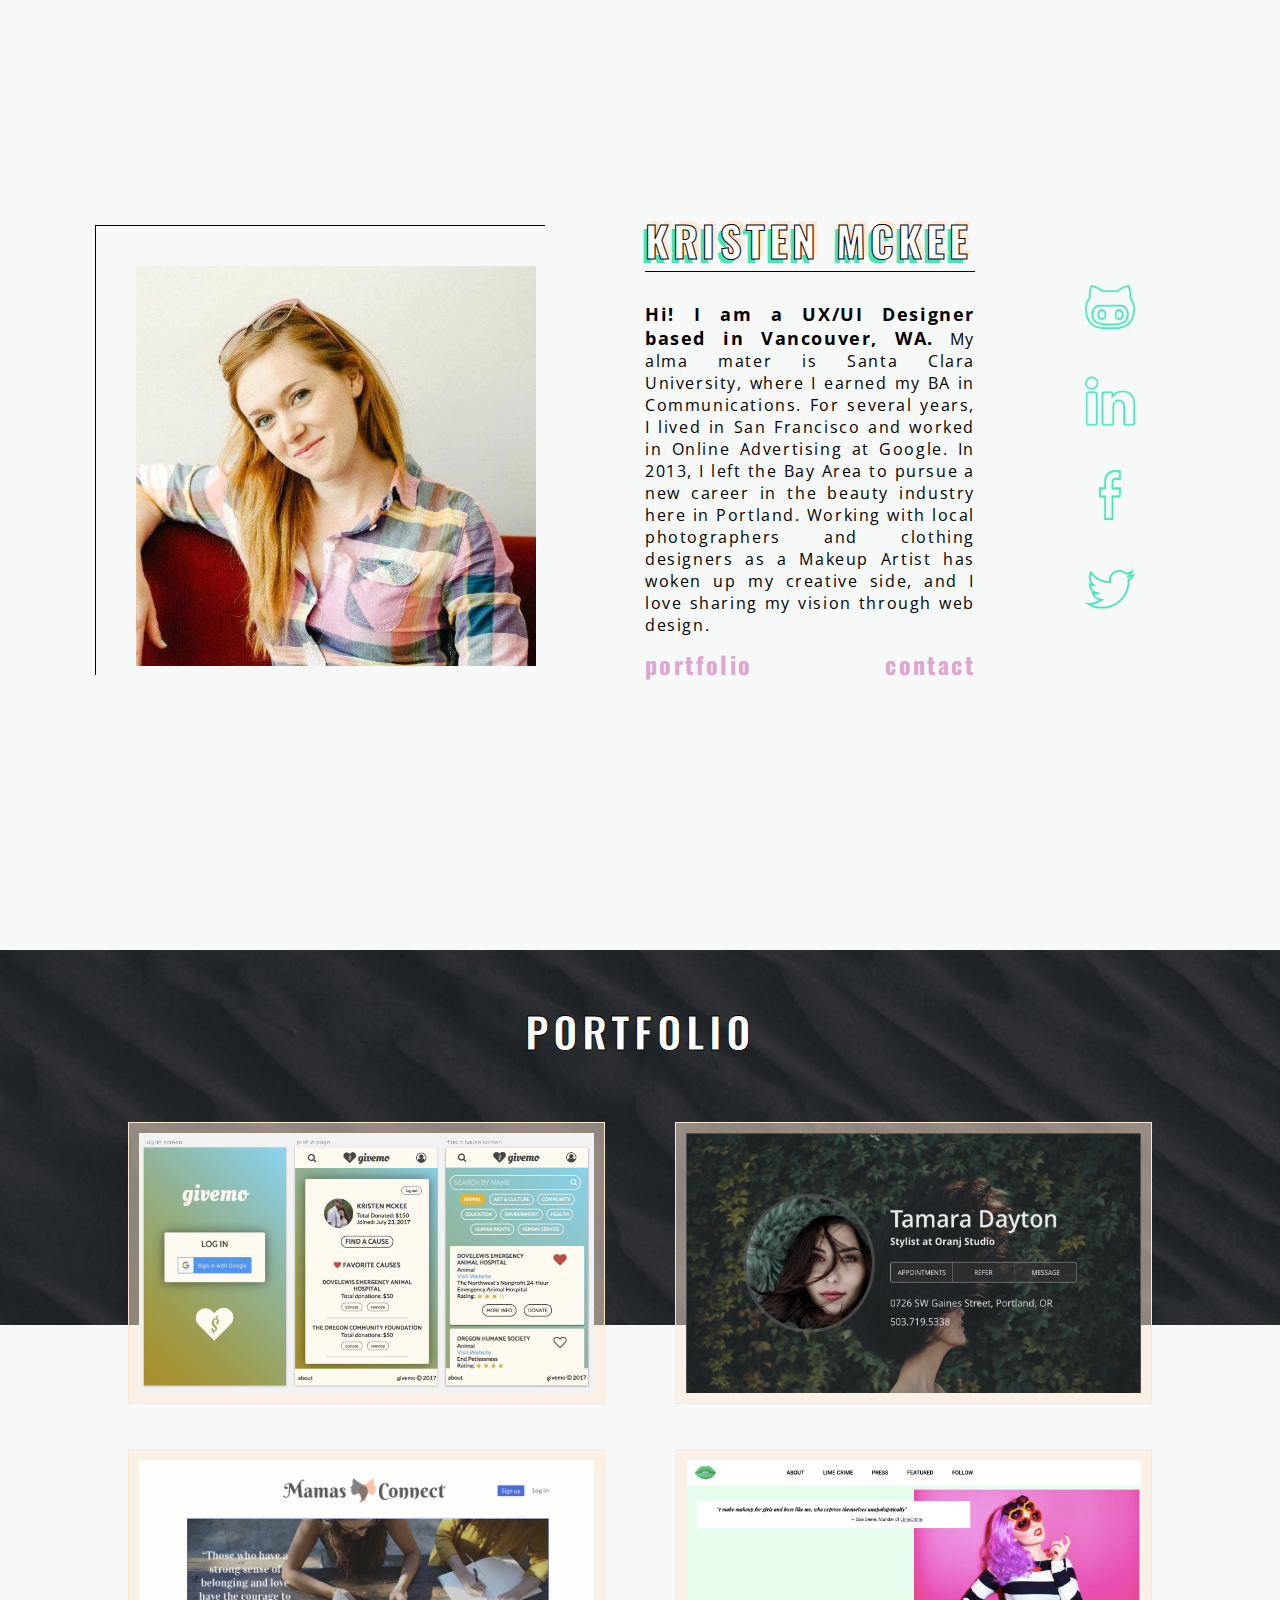
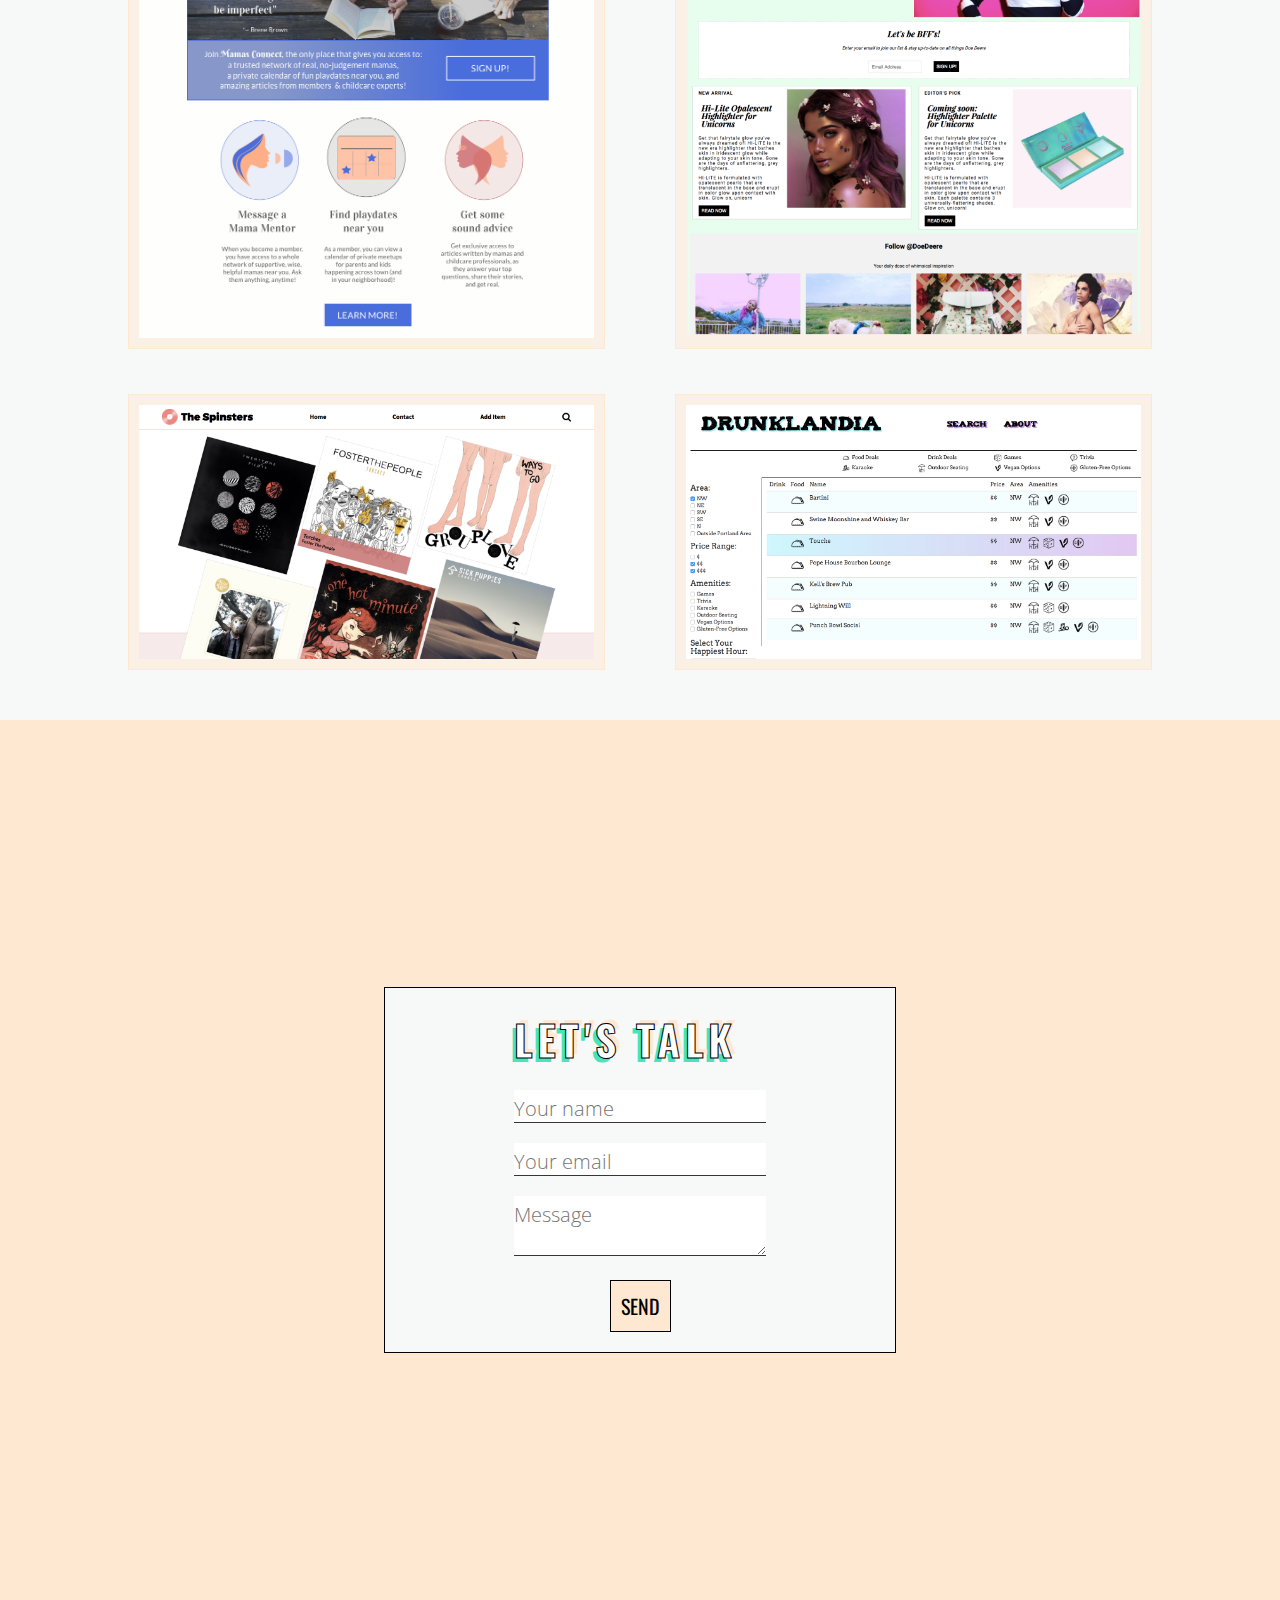
<file: index.html>
<!DOCTYPE html>
<html>
  <head>
    <meta charset="utf-8" name="viewport" content="width=device-width, initial-scale=1">
    <title>Design Portfolio by Kristen McKee</title>
    <link href="https://fonts.googleapis.com/css?family=Open+Sans:300,400,700|Oswald:300,400,700" rel="stylesheet">
    <link rel="stylesheet" href="css/output.css" type="text/css" />
    <link rel="icon" type="image/x-icon" href="img/site-icon.png">
    <script src="js/jquery-3.2.1.js"></script>
    <script src="js/scripts.js"></script>
  </head>
  <body>
    <div id="top" class="about">
      <div class="profile-image">
        <img src="img/profile-google.jpg" alt="photo of kristen mckee">
      </div>
      <div class="about-info">
        <h2>Kristen McKee</h2>
        <p><span id="intro">Hi! I am a UX/UI Designer based in Vancouver, WA.</span> My alma mater is Santa Clara University, where I earned my BA in Communications. For several years, I lived in San Francisco and worked in Online Advertising at Google. In 2013, I left the Bay Area to pursue a new career in the beauty industry here in Portland. Working with local photographers and clothing designers as a Makeup Artist has woken up my creative side, and I love sharing my vision through web design.</p>
        <div class="links">
          <ul>
            <!-- <li><h4>home</h4></li> -->
            <li><h4><a href="#middle">portfolio</a></h4></li>
            <li><h4><a href="#bottom">contact</a></h4></li>
          </ul>
        </div>
      </div>
      <div class="social-icons">
        <a href="https://github.com/kristendynamite" target="_blank"><img src="img/github.png" alt="github icon"></a>
        <a href="https://linkedin.com/in/kristendynamite" target="_blank"><img src="img/linkedin.png" alt="linkedin icon"></a>
        <a href="https://www.facebook.com/KristenAMcKee" target="_blank"><img src="img/facebook-icon.png" alt="facebook icon">
        <a href="https://twitter.com/kristendynamite" target="_blank"><img src="img/twitter.svg" alt="twitter icon">
      </div>
    </div>

    <div id="middle" class="work">
      <h2><a href="#middle">Portfolio</a></h2>
      <div class="cards">

        <div class="card card-1">
          <div class="card-image">
            <a href="givemo.html"><img src="img/givemo-mobile-app.png" alt="givemo mobile app image"></a>
          </div>
          <div class="card-info">
            <p><a href="givemo.html">givemo</a></p>
          </div>
        </div>

        <div class="card card-2">
          <div class="card-image">
            <a href="sightworks.html"><img src="img/sw-style360-hp.png" alt="style360 homepage image"></a>
          </div>
          <div class="card-info">
            <p><a href="sightworks.html">style360</a></p>
          </div>
        </div>

        <div class="card card-3">
          <div class="card-image">
            <a href="mamas.html"><img src="img/mc-home-notloggedin.png" alt="mamas connect app image"></a>
          </div>
          <div class="card-info">
            <p><a href="mamas.html">mamas connect</a></p>
          </div>
        </div>

        <div class="card card-4">
          <div class="card-image">
            <a href="deere.html"><img src="img/portfolio-6.png" alt="doe deere tribute page image"></a>
          </div>
          <div class="card-info">
            <p><a href="deere.html">doe deere tribute page</a></p>
          </div>
        </div>

        <div class="card card-5">
          <div class="card-image">
            <a href="spinsters.html"><img src="img/portfolio-4.png" alt="spinsters app image"></a>
          </div>
          <div class="card-info">
            <p><a href="spinsters.html">spinsters</a></p>
          </div>
        </div>

        <div class="card card-6">
          <div class="card-image">
            <a href="drunklandia.html"><img src="img/portfolio-1.png" alt="drunklandia app image"></a>
          </div>
          <div class="card-info">
            <p><a href="drunklandia.html">drunklandia</a></p>
          </div>
        </div>

      </div>
    </div>
    <div id="bottom" class="contact">
      <div class="form">
        <h1>Let's Talk</h1>
        <form action="https://formspree.io/kristen.dynamite@gmail.com" method="POST">
          <input type="text" name="Submitter" value="" placeholder="Your name"><br>
          <input type="email" name="_replyto" value="" placeholder="Your email"><br>
          <textarea name="Message" placeholder="Message"></textarea><br>
          <center><button type="submit" class="form-button">Send</button></center>
        </form>
      </div>
    </div>
  </body>
</html>
</file>
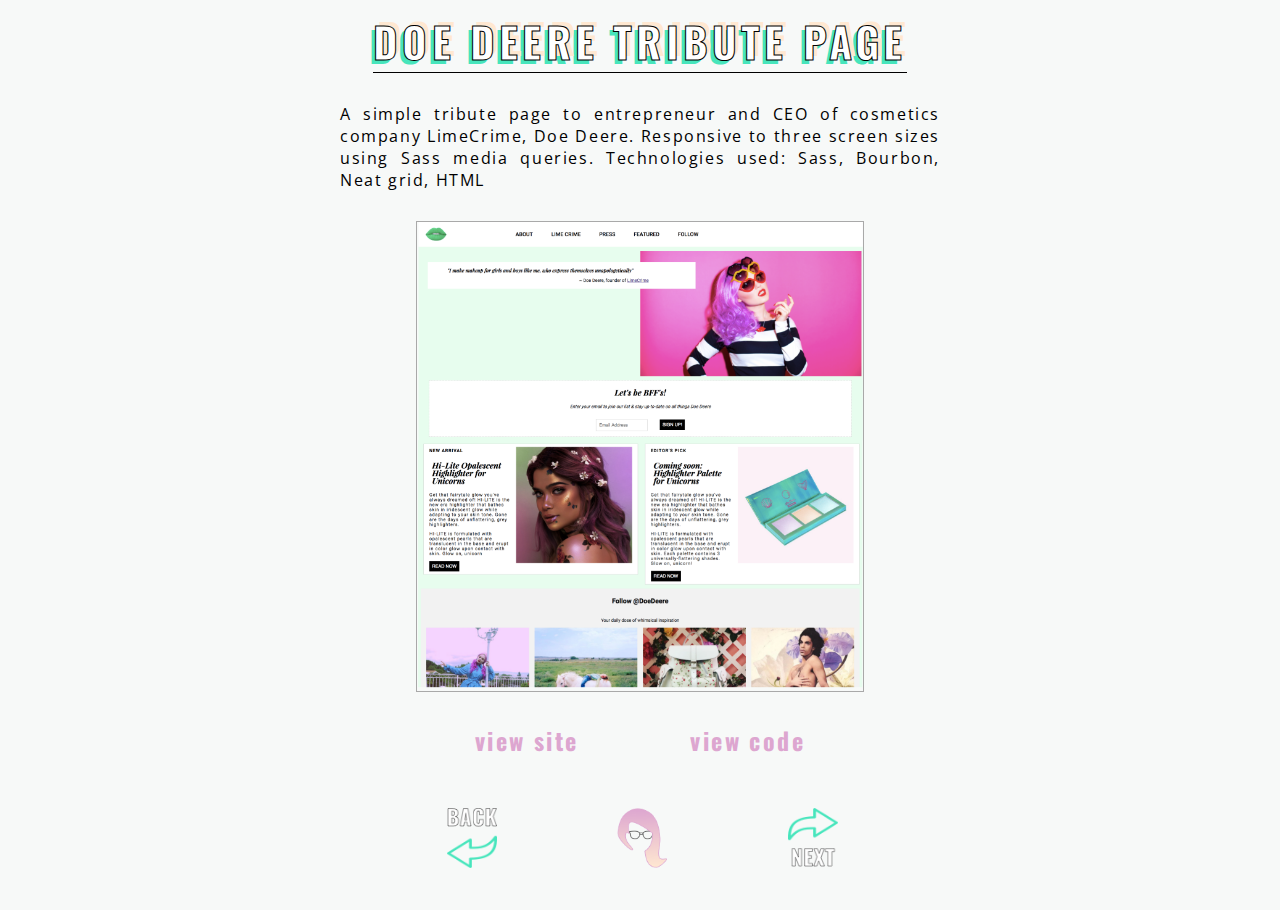
<file: deere.html>
<!DOCTYPE html>
<html>
  <head>
    <meta charset="utf-8" name="viewport" content="width=device-width, initial-scale=1">
    <title>Doe Deere Tribute Page Project Summary</title>
    <link href="https://fonts.googleapis.com/css?family=Open+Sans:300,400,700|Oswald:300,400,700" rel="stylesheet">
    <link rel="stylesheet" href="css/output.css" type="text/css" />
    <script src="js/jquery-3.2.1.js"></script>
    <script src="js/scripts.js"></script>
  </head>
  <body>
    <div class="about-project">
      <h2>Doe Deere Tribute Page</h2>
      <p>A simple tribute page to entrepreneur and CEO of cosmetics company LimeCrime, Doe Deere. Responsive to three screen sizes using Sass media queries. Technologies used: Sass, Bourbon, Neat grid, HTML</p>
      <img class="project-image" src="img/portfolio-6.png" alt="photo of doe deere page">
      <div class="project-info">
        <div class="project-links">
          <ul>
            <!-- <li><h4>home</h4></li> -->
            <li><h4><a href="http://rawgit.com/kristendynamite/tribute-page/master/index.html#" target="_blank">view site</a></h4></li>
            <li><h4><a href="https://github.com/kristendynamite/tribute-page" target="_blank">view code</a></h4></li>
          </ul>
        </div>
      </div>
      <div class="arrow-icons">
        <a href="spinsters.html"><img id="next" src="img/next-arrow.png" alt="github icon"></a>
        <a href="index.html"><img id="home" src="img/profile-icon.png" alt="profile icon"></a>
        <a href="javascript:history.back()"><img id="back" src="img/back-arrow.png" alt="linkedin icon"></a>
      </div>
    </div>
  </body>
</html>
</file>
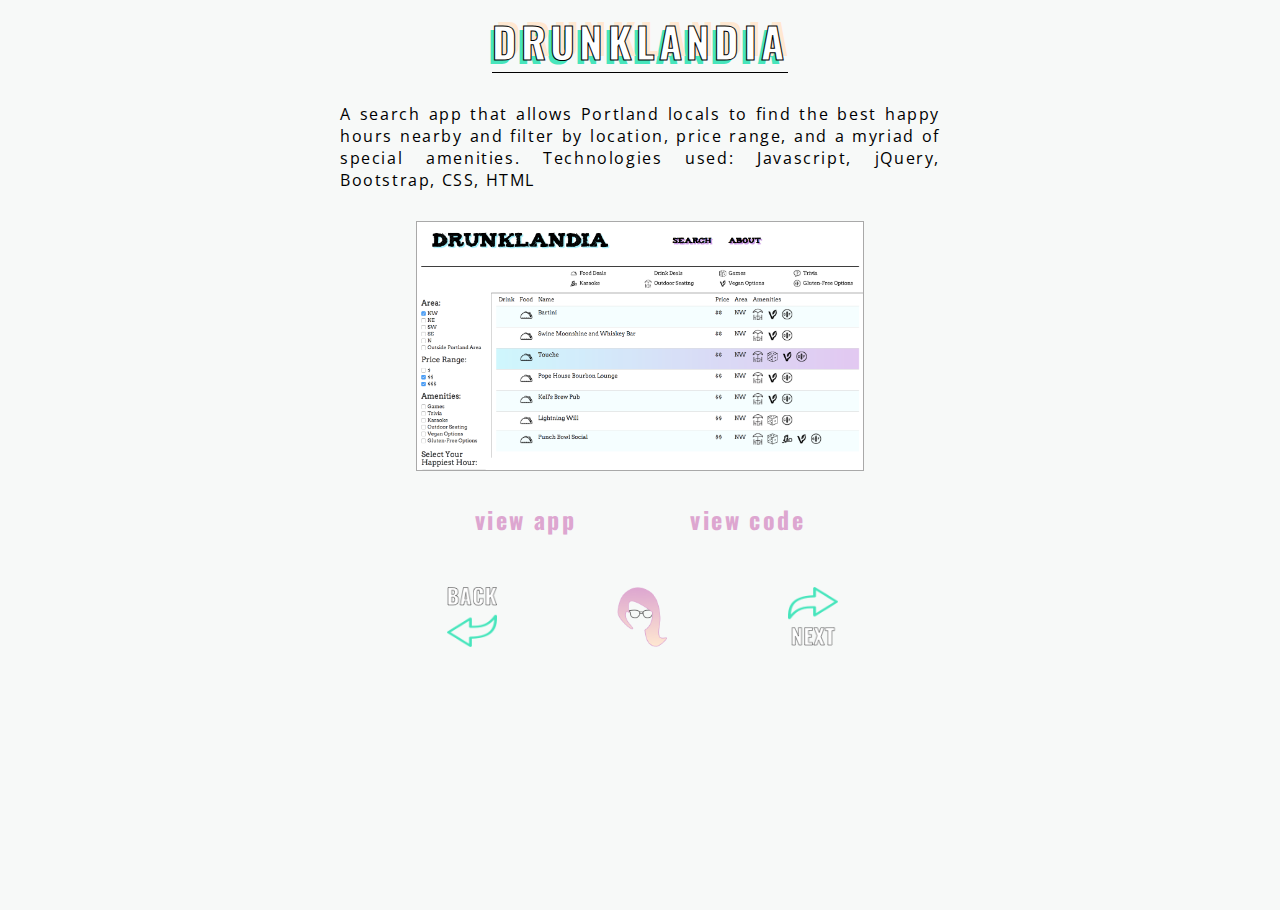
<file: drunklandia.html>
<!DOCTYPE html>
<html>
  <head>
    <meta charset="utf-8" name="viewport" content="width=device-width, initial-scale=1">
    <title>Drunklandia Project Summary</title>
    <link href="https://fonts.googleapis.com/css?family=Open+Sans:300,400,700|Oswald:300,400,700" rel="stylesheet">
    <link rel="stylesheet" href="css/output.css" type="text/css" />
    <script src="js/jquery-3.2.1.js"></script>
    <script src="js/scripts.js"></script>
  </head>
  <body>
    <div class="about-project">
      <h2>Drunklandia</h2>
      <p>A search app that allows Portland locals to find the best happy hours nearby and filter by location, price range, and a myriad of special amenities. Technologies used: Javascript, jQuery, Bootstrap, CSS, HTML</p>
      <img class="project-image" src="img/portfolio-1.png" alt="photo of drunklandia app">
      <div class="project-info">
        <div class="project-links">
          <ul>
            <!-- <li><h4>home</h4></li> -->
            <li><h4><a href="http://rawgit.com/jaredeiseman/drunklandia/master/index.html" target="_blank">view app</a></h4></li>
            <li><h4><a href="https://github.com/jaredeiseman/drunklandia" target="_blank">view code</a></h4></li>
          </ul>
        </div>
      </div>
      <div class="arrow-icons">
        <a href="givemo.html"><img id="next" src="img/next-arrow.png" alt="github icon"></a>
        <a href="index.html"><img id="home" src="img/profile-icon.png" alt="profile icon"></a>
        <a href="javascript:history.back()"><img id="back" src="img/back-arrow.png" alt="linkedin icon"></a>
      </div>
    </div>
  </body>
</html>
</file>
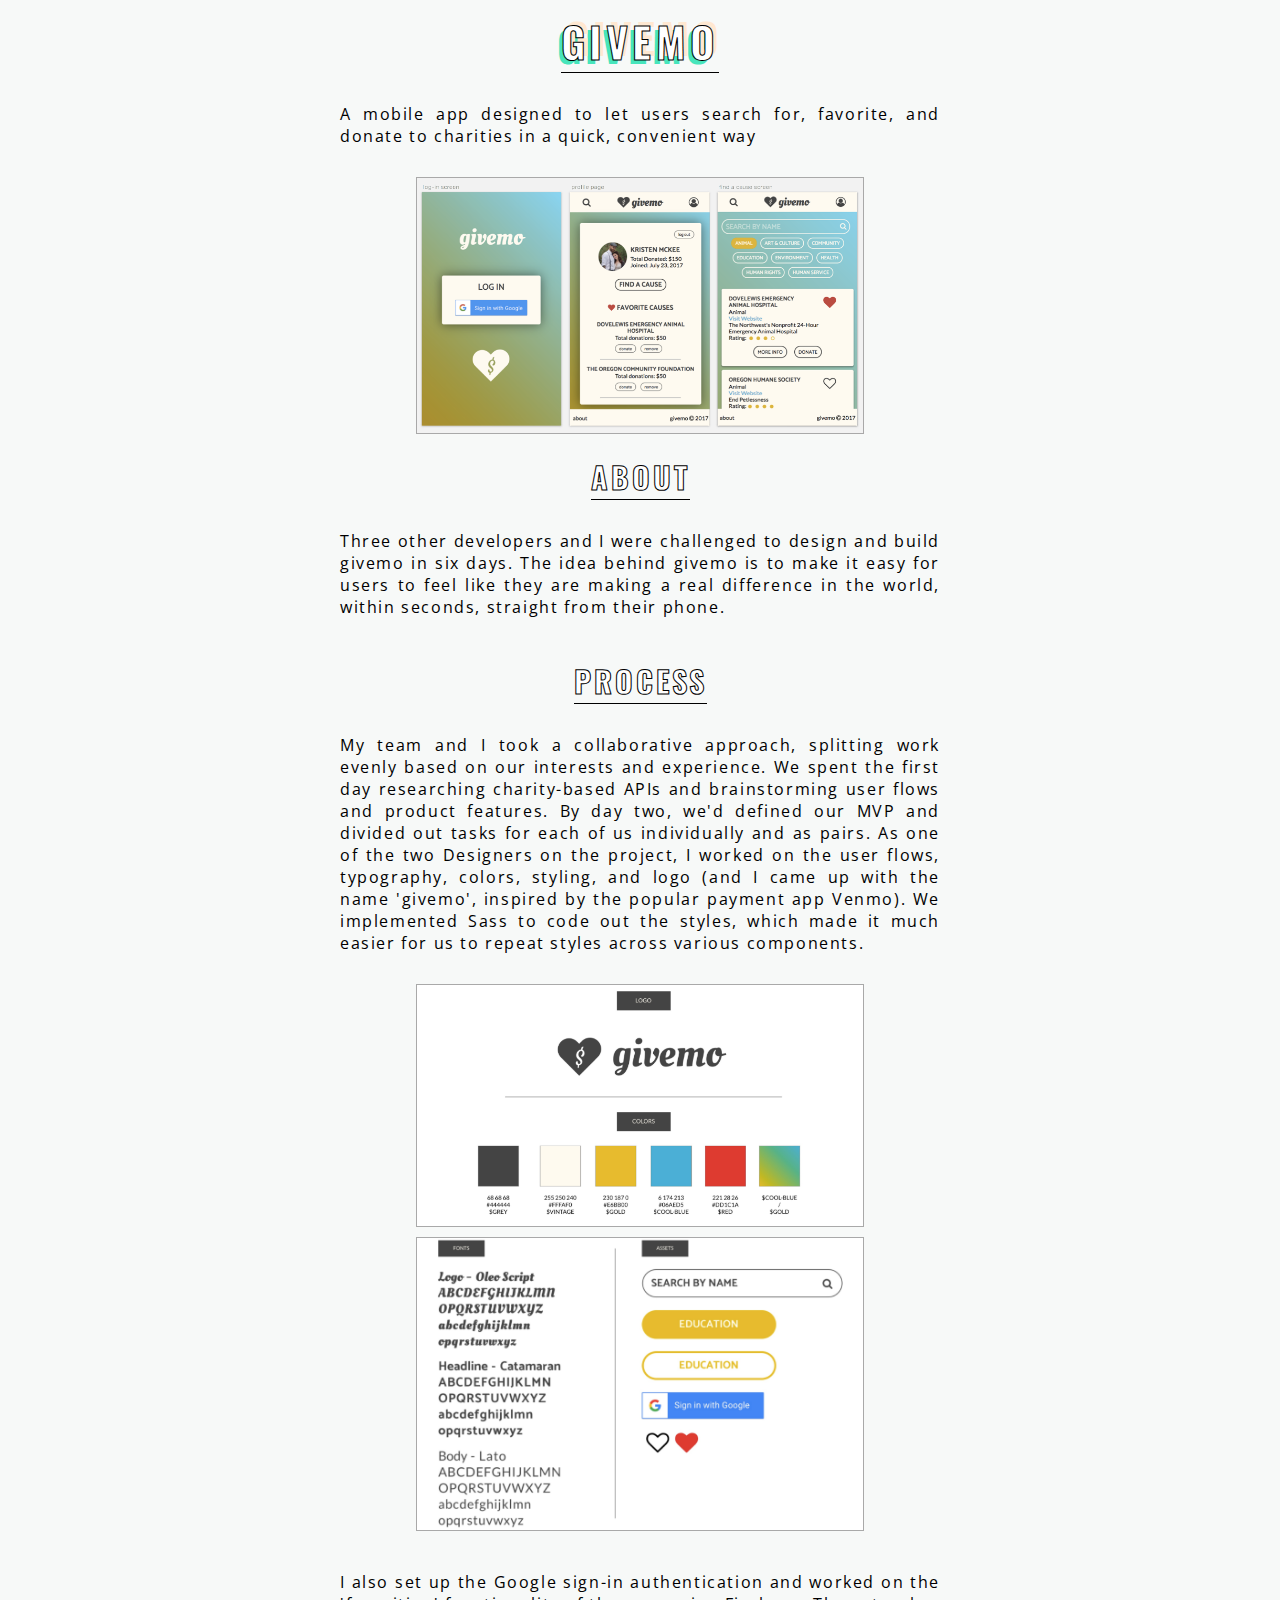
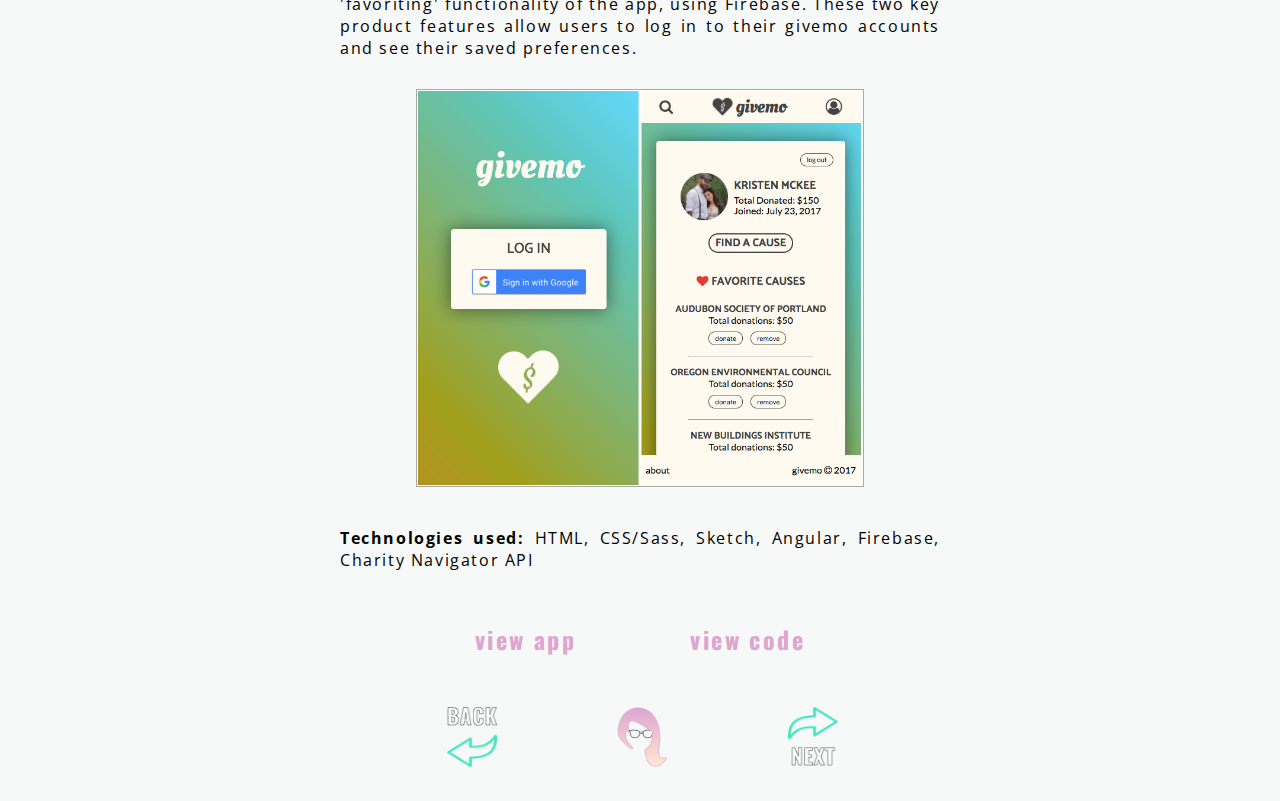
<file: givemo.html>
<!DOCTYPE html>
<html>
  <head>
    <meta charset="utf-8" name="viewport" content="width=device-width, initial-scale=1">
    <title>givemo Project Summary</title>
    <link href="https://fonts.googleapis.com/css?family=Open+Sans:300,400,700|Oswald:300,400,700" rel="stylesheet">
    <link rel="stylesheet" href="css/output.css" type="text/css" />
    <script src="js/jquery-3.2.1.js"></script>
    <script src="js/scripts.js"></script>
  </head>
  <body>
    <div class="about-project">
      <h2>givemo</h2>
      <p>A mobile app designed to let users search for, favorite, and donate to charities in a quick, convenient way</p>
      <img class="project-image" src="img/givemo-mobile-app.png" alt="photo of givemo app">
      <h3>About</h3>
      <p>Three other developers and I were challenged to design and build givemo in six days. The idea behind givemo is to make it easy for users to feel like they are making a real difference in the world, within seconds, straight from their phone.</p>
      <h3>Process</h3>
      <p>My team and I took a collaborative approach, splitting work evenly based on our interests and experience. We spent the first day researching charity-based APIs and brainstorming user flows and product features. By day two, we'd defined our MVP and divided out tasks for each of us individually and as pairs. As one of the two Designers on the project, I worked on the user flows, typography, colors, styling, and logo (and I came up with the name 'givemo', inspired by the popular payment app Venmo). We implemented Sass to code out the styles, which made it much easier for us to repeat styles across various components.</p>
      <img class="project-image" src="img/givemo-stylesheet.png" alt="givemo style guide">
      <img class="project-image" src="img/givemo-typography.png" alt="givemo typography">
      <p>I also set up the Google sign-in authentication and worked on the 'favoriting' functionality of the app, using Firebase. These two key product features allow users to log in to their givemo accounts and see their saved preferences.</p>
      <img class="project-image" src="img/givemo-signin.png" alt="givemo authentication">
      <p><strong>Technologies used: </strong>HTML, CSS/Sass, Sketch, Angular, Firebase, Charity Navigator API</p>
      <div class="project-info">
        <div class="project-links">
          <ul>
            <!-- <li><h4>home</h4></li> -->
            <li><h4><a href="https://givemo-6e37c.firebaseapp.com" target="_blank">view app</a></h4></li>
            <li><h4><a href="https://github.com/kristendynamite/givemo" target="_blank">view code</a></h4></li>
          </ul>
        </div>
      </div>
      <div class="arrow-icons">
        <a href="sightworks.html"><img id="next" src="img/next-arrow.png" alt="github icon"></a>
        <a href="index.html"><img id="home" src="img/profile-icon.png" alt="profile icon"></a>
        <a href="javascript:history.back()"><img id="back" src="img/back-arrow.png" alt="linkedin icon"></a>
      </div>
    </div>
  </body>
</html>
</file>
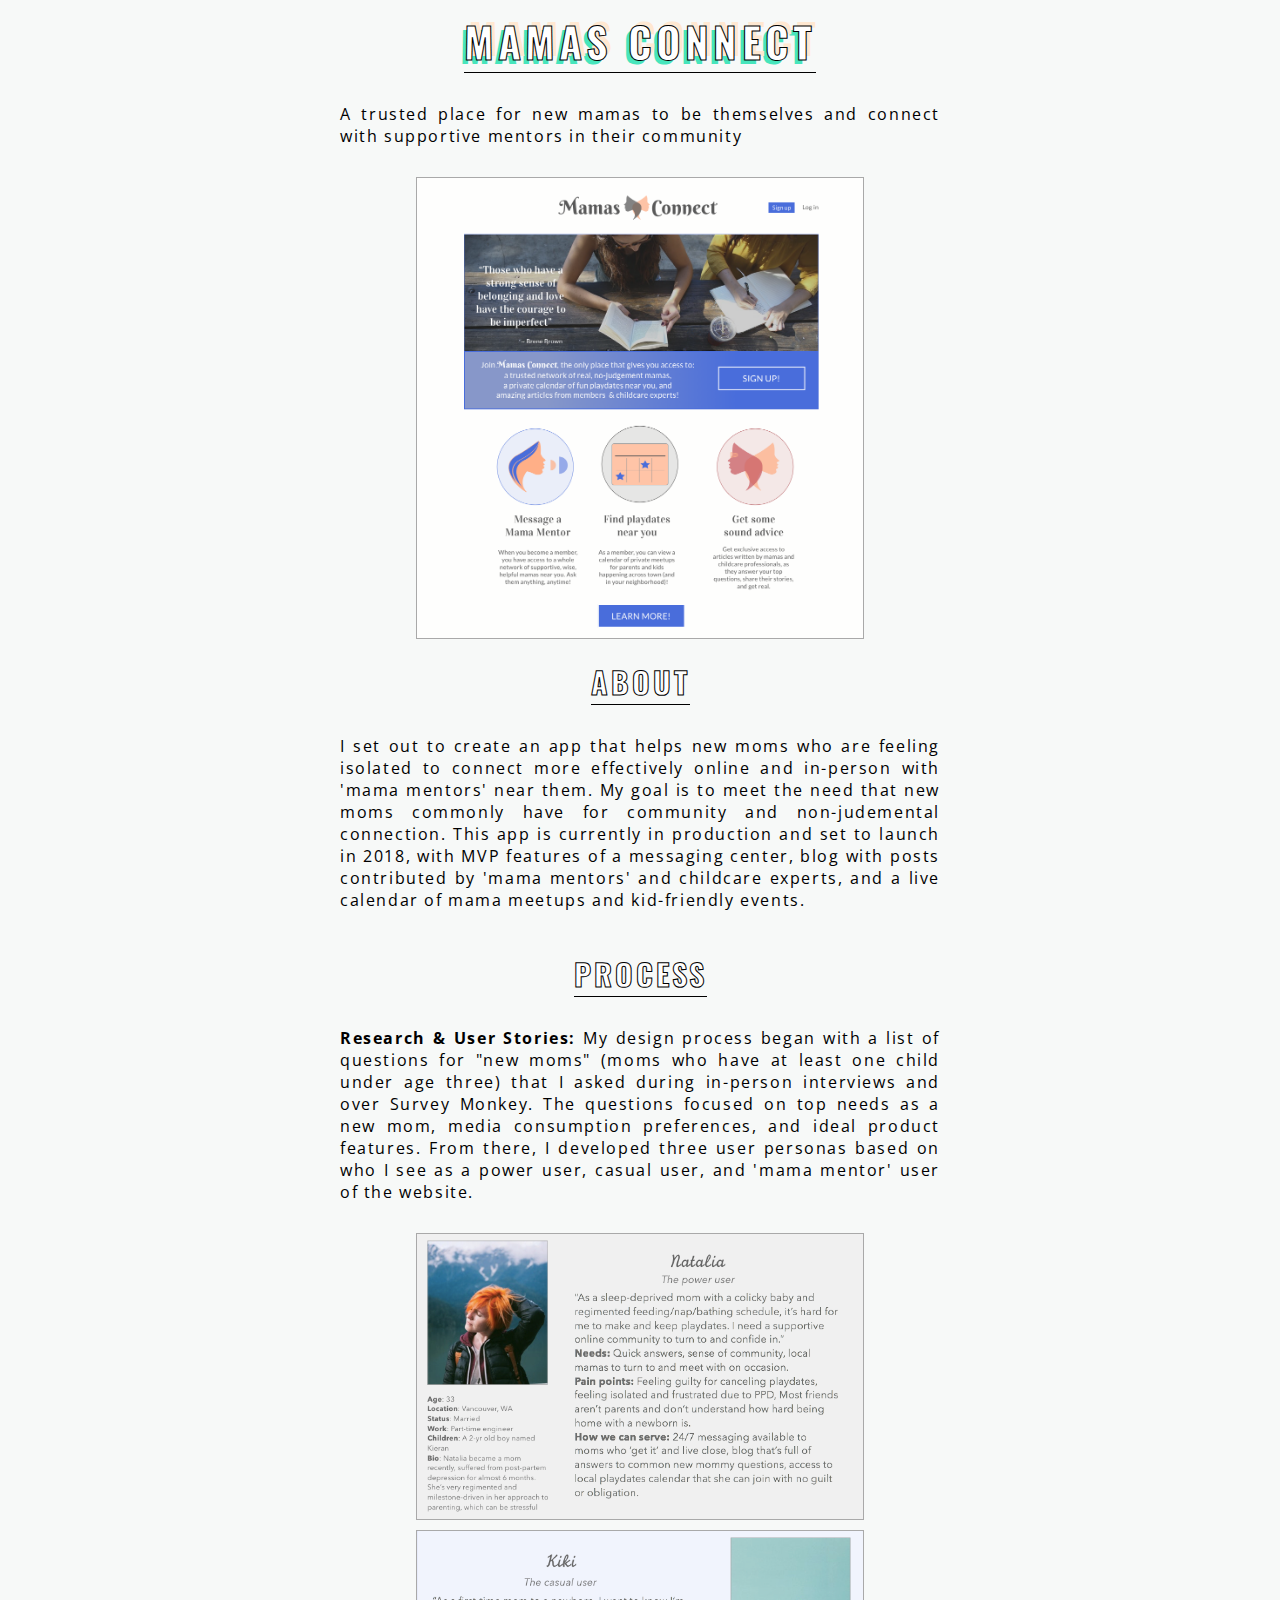
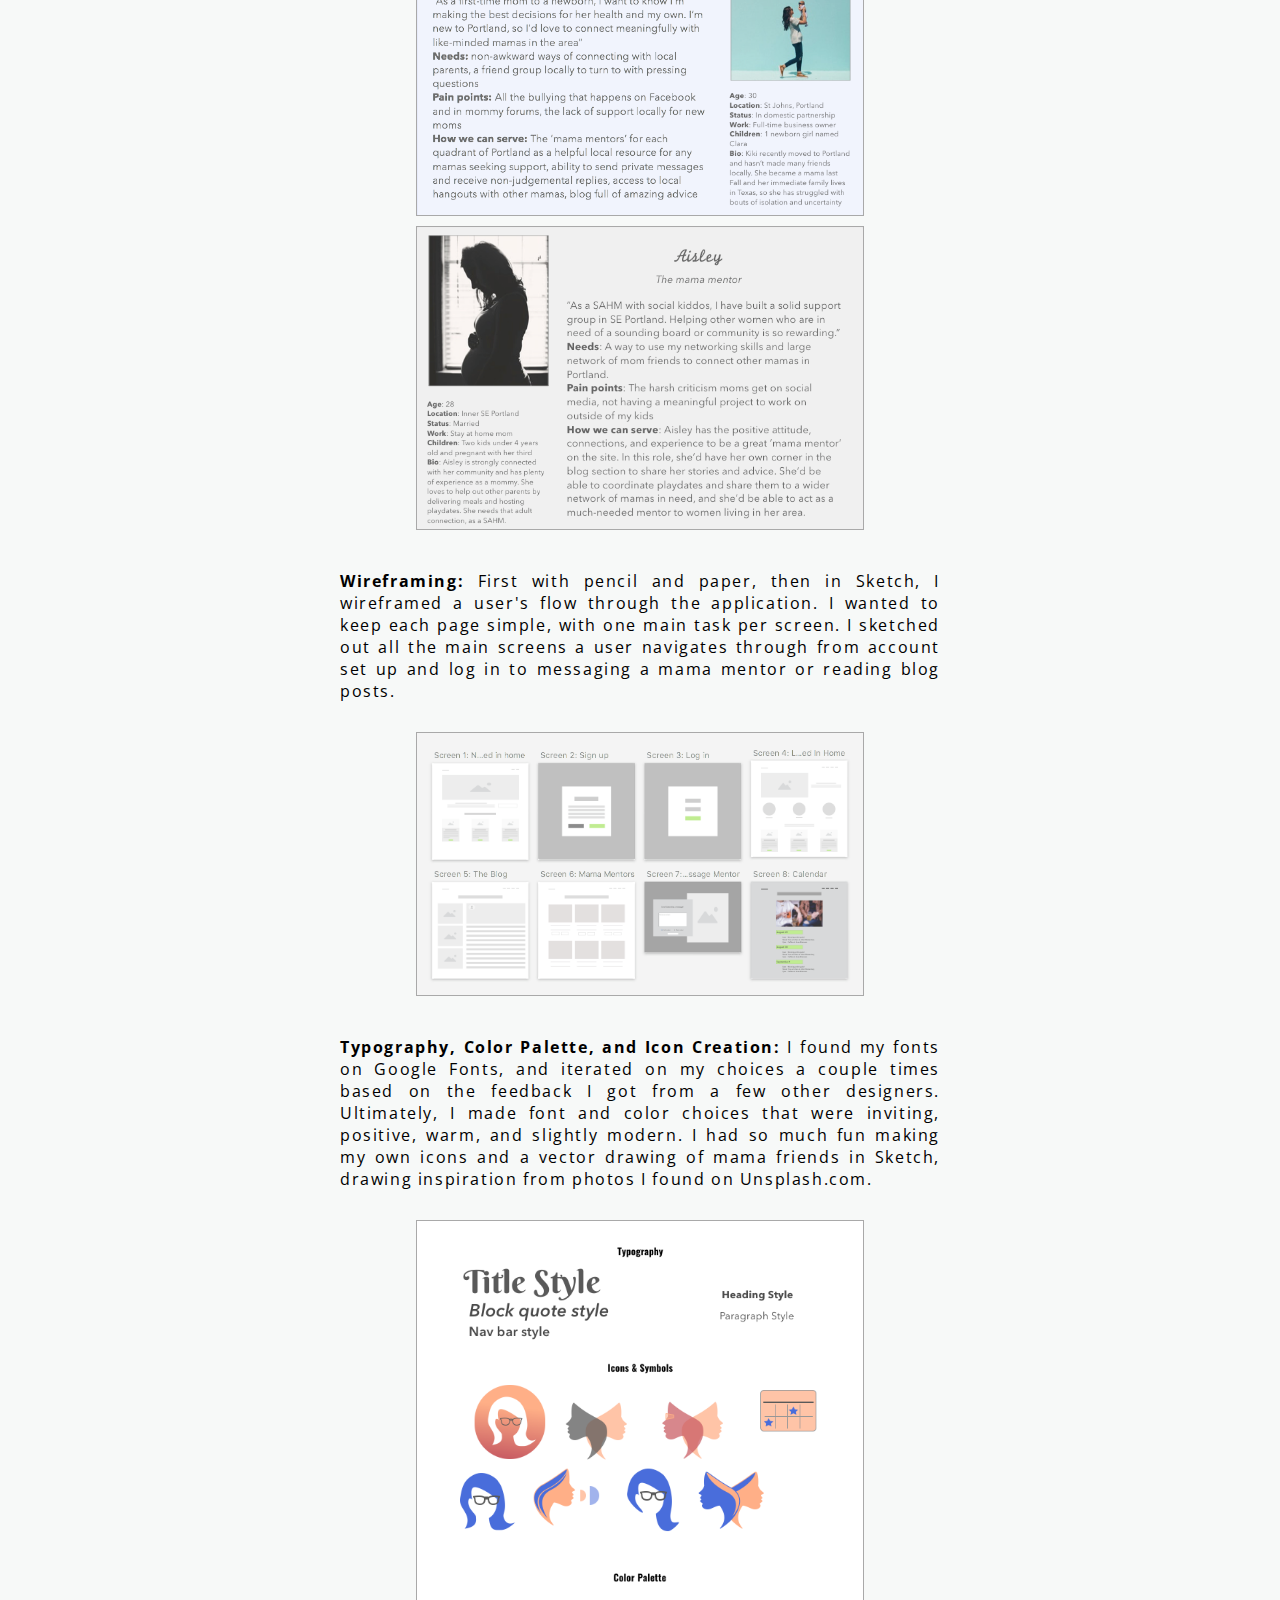
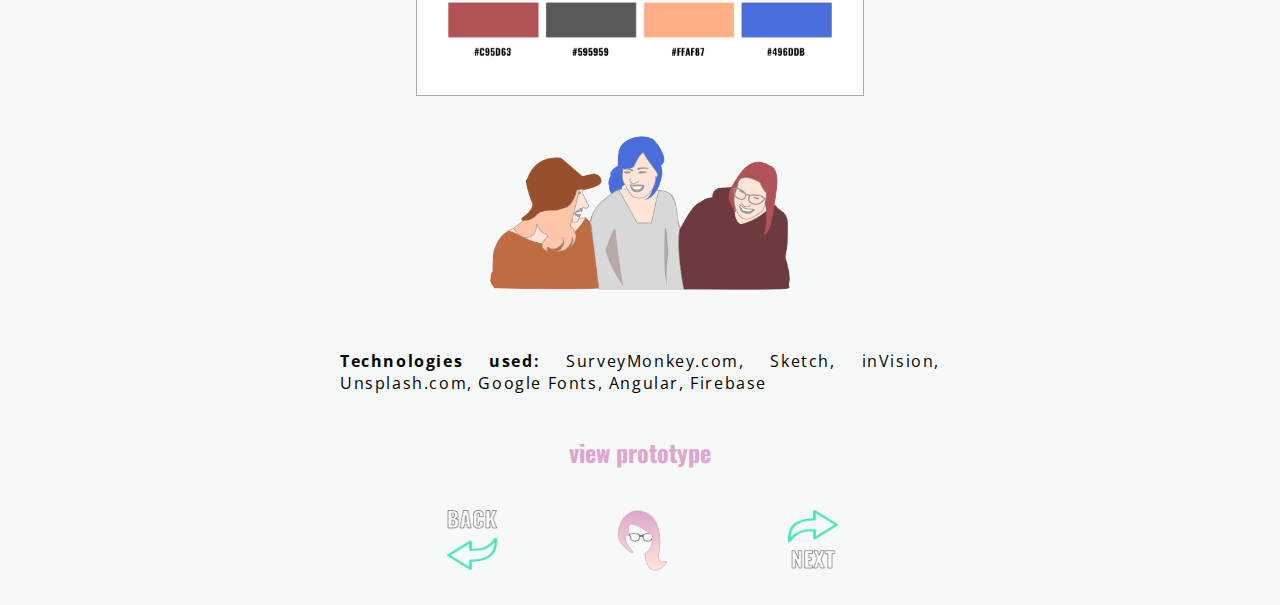
<file: mamas.html>
<!DOCTYPE html>
<html>
  <head>
    <meta charset="utf-8" name="viewport" content="width=device-width, initial-scale=1">
    <title>Mamas Connect Project Summary</title>
    <link href="https://fonts.googleapis.com/css?family=Open+Sans:300,400,700|Oswald:300,400,700" rel="stylesheet">
    <link rel="stylesheet" href="css/output.css" type="text/css" />
    <script src="js/jquery-3.2.1.js"></script>
    <script src="js/scripts.js"></script>
  </head>
  <body>
    <div class="about-project">
      <h2>Mamas Connect</h2>
      <p>A trusted place for new mamas to be themselves and connect with supportive mentors in their community</p>
      <img class="project-image" src="img/mc-home-notloggedin.png" alt="photo of mamas connect design">
      <h3>About</h3>
      <p>I set out to create an app that helps new moms who are feeling isolated to connect more effectively online and in-person with 'mama mentors' near them. My goal is to meet the need that new moms commonly have for community and non-judemental connection. This app is currently in production and set to launch in 2018, with MVP features of a messaging center, blog with posts contributed by 'mama mentors' and childcare experts, and a live calendar of mama meetups and kid-friendly events.</p>
      <h3>Process</h3>
      <p><strong>Research &amp; User Stories:</strong> My design process began with a list of questions for "new moms" (moms who have at least one child under age three) that I asked during in-person interviews and over Survey Monkey. The questions focused on top needs as a new mom, media consumption preferences, and ideal product features. From there, I developed three user personas based on who I see as a power user, casual user, and 'mama mentor' user of the website.</p>
      <img class="project-image" src="img/user-story-1.png" alt="image of user story 1">
      <img class="project-image" src="img/user-story-2.png" alt="image of user story 2">
      <img class="project-image" src="img/user-story-3.png" alt="image of user story 3">
      <p><strong>Wireframing:</strong> First with pencil and paper, then in Sketch, I wireframed a user's flow through the application. I wanted to keep each page simple, with one main task per screen. I sketched out all the main screens a user navigates through from account set up and log in to messaging a mama mentor or reading blog posts.</p>
      <img class="project-image" src="img/mc-wireframes.png" alt="mamas connect wireframes">
      <p><strong>Typography, Color Palette, and Icon Creation: </strong>I found my fonts on Google Fonts, and iterated on my choices a couple times based on the feedback I got from a few other designers. Ultimately, I made font and color choices that were inviting, positive, warm, and slightly modern. I had so much fun making my own icons and a vector drawing of mama friends in Sketch, drawing inspiration from photos I found on Unsplash.com.</p>
      <img class="project-image" src="img/mc-icons-symbols.png" alt="mamas connect style sheet">
      <img id="mama-vector" src="img/mama-vector.png" alt="">
      <p><strong>Technologies used: </strong>SurveyMonkey.com, Sketch, inVision, Unsplash.com, Google Fonts, Angular, Firebase</p>
      <div class="project-info">
        <h4><a href="https://invis.io/3KD7PAO4B" target="_blank">view prototype</a></h4>
      </div>
      <div class="arrow-icons">
        <a href="deere.html"><img id="next" src="img/next-arrow.png" alt="github icon"></a>
        <a href="index.html"><img id="home" src="img/profile-icon.png" alt="profile icon"></a>
        <a href="javascript:history.back()"><img id="back" src="img/back-arrow.png" alt="linkedin icon"></a>
      </div>
    </div>
  </body>
</html>
</file>
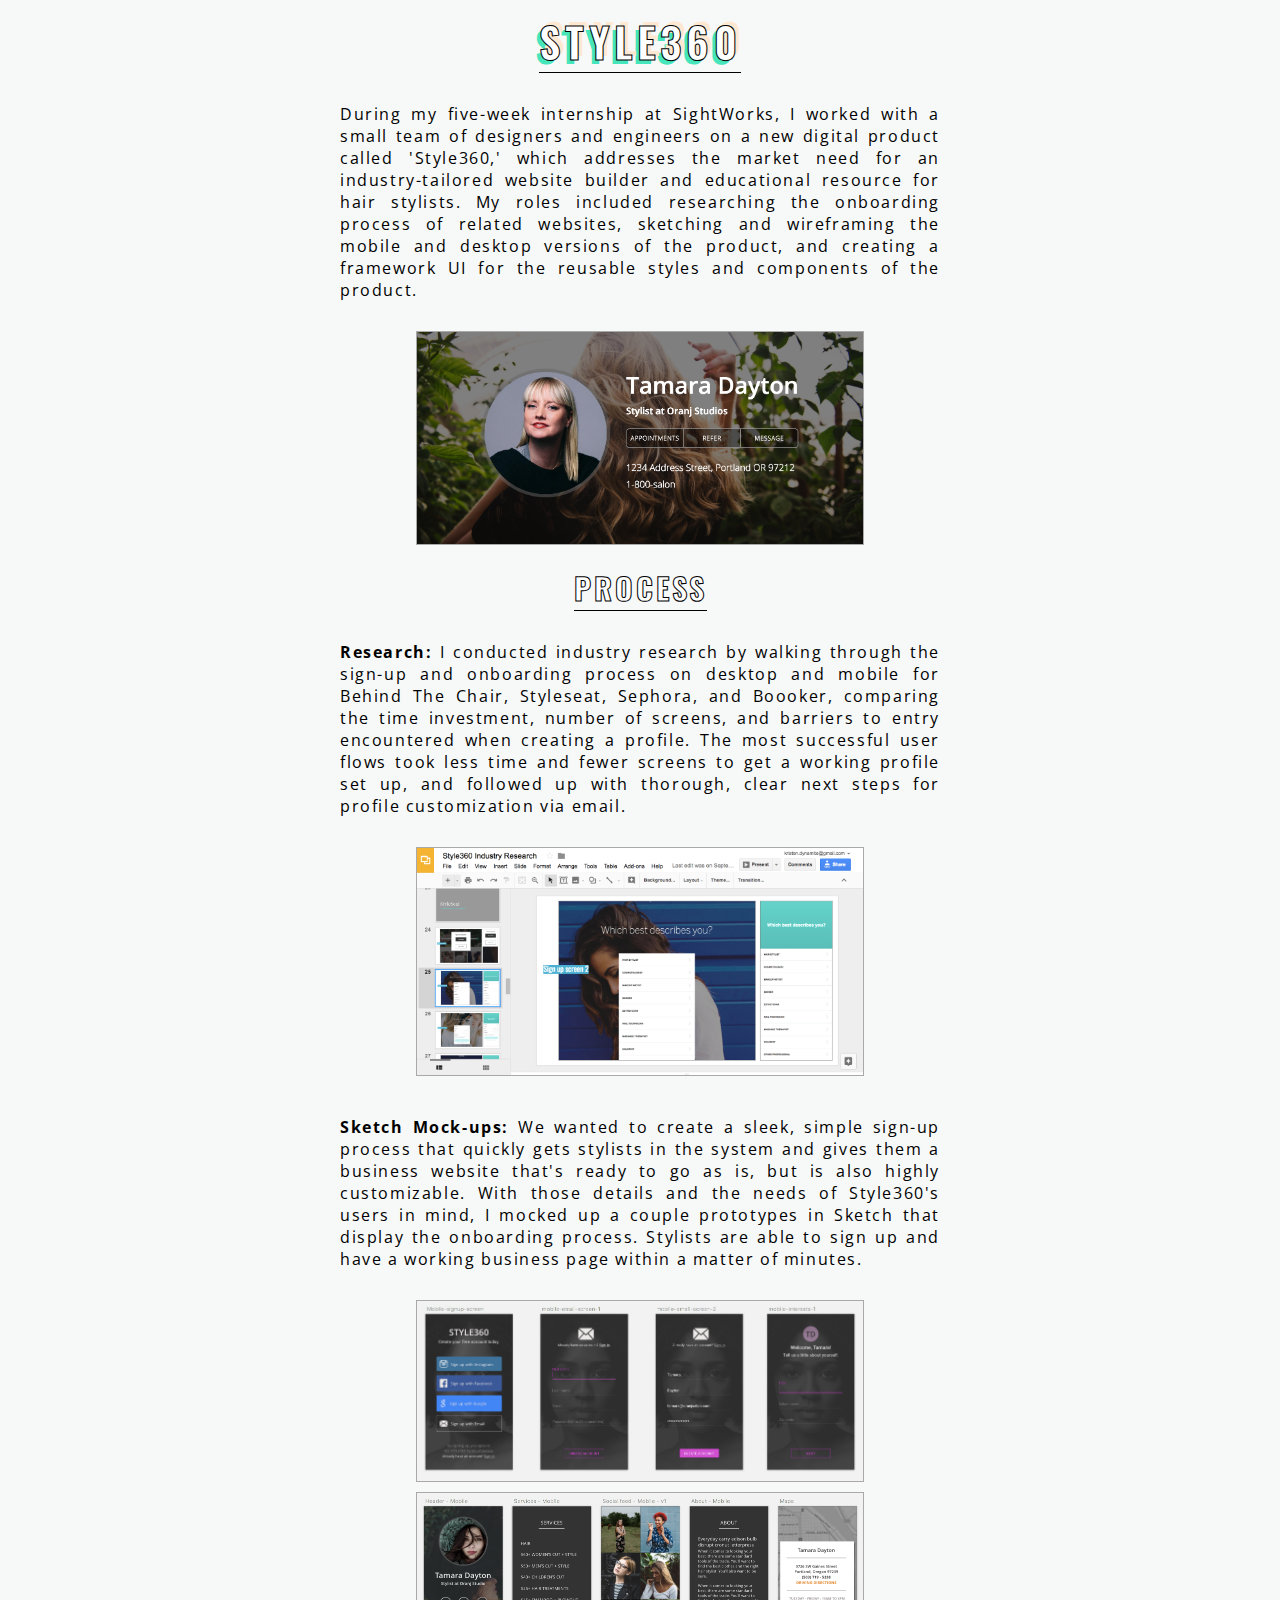
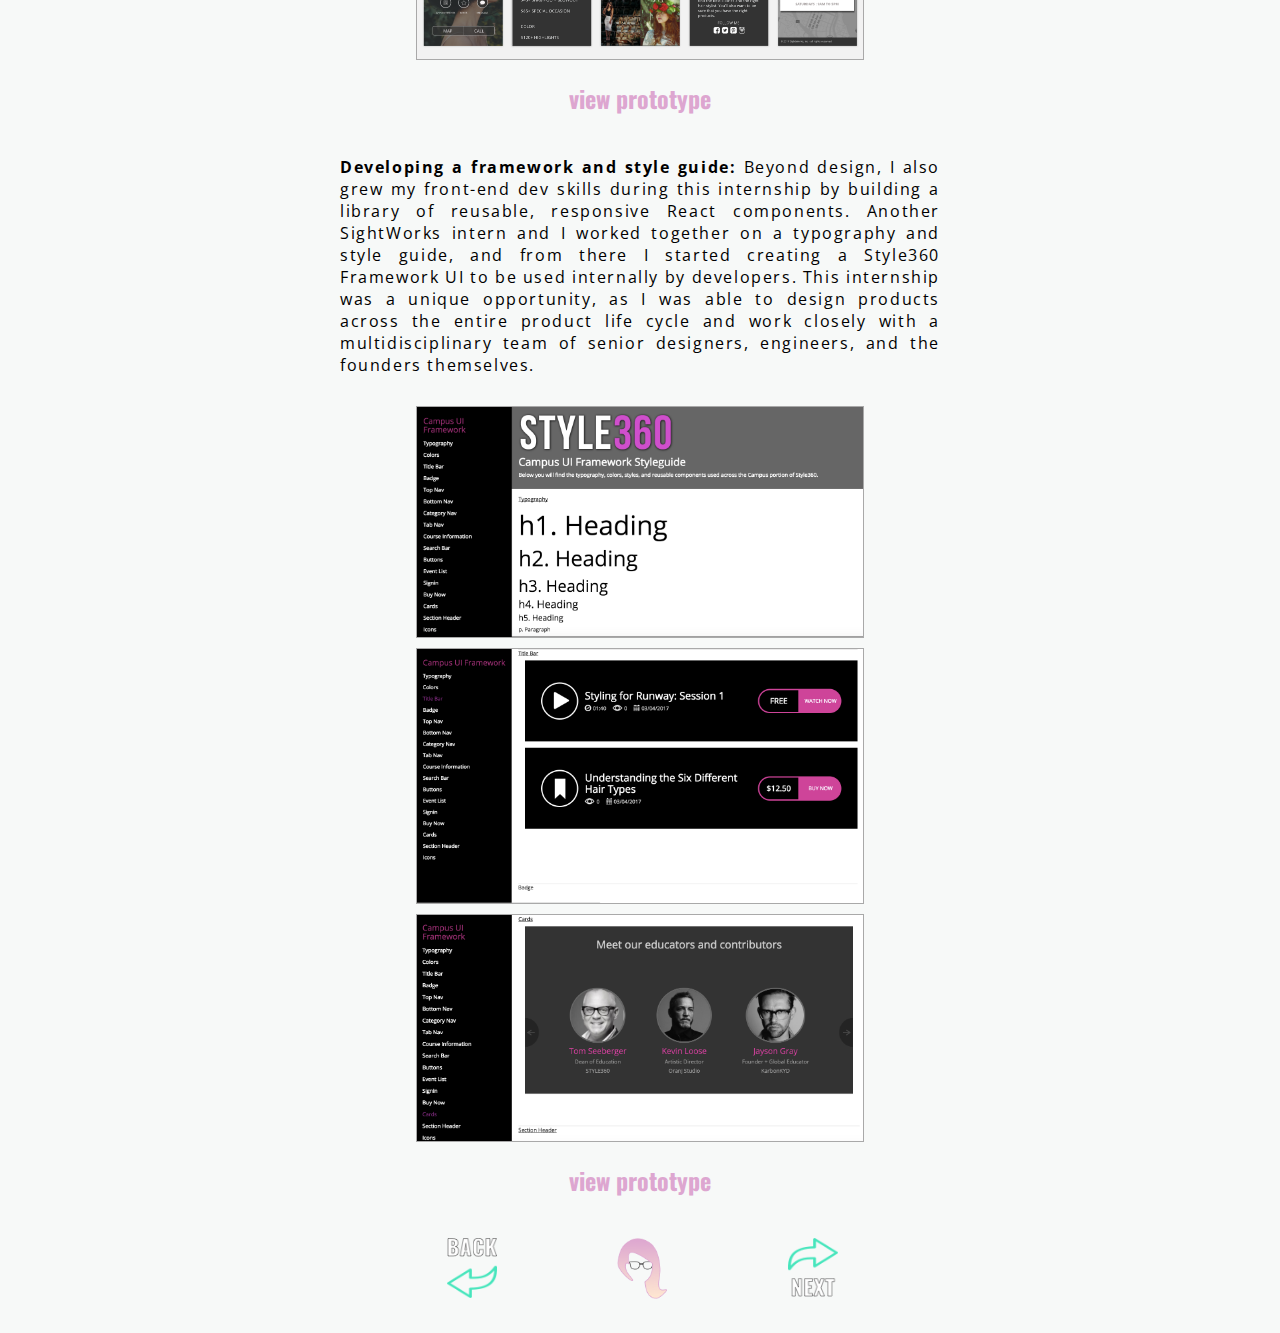
<file: sightworks.html>
<!DOCTYPE html>
<html>
  <head>
    <meta charset="utf-8" name="viewport" content="width=device-width, initial-scale=1">
    <title>SightWorks Internship: Style360 Project Summary</title>
    <link href="https://fonts.googleapis.com/css?family=Open+Sans:300,400,700|Oswald:300,400,700" rel="stylesheet">
    <link rel="stylesheet" href="css/output.css" type="text/css" />
    <script src="js/jquery-3.2.1.js"></script>
    <script src="js/scripts.js"></script>
  </head>
  <body>
    <div class="about-project">
      <h2>Style360</h2>
      <p>During my five-week internship at SightWorks, I worked with a small team of designers and engineers on a new digital product called 'Style360,' which addresses the market need for an industry-tailored website builder and educational resource for hair stylists. My roles included researching the onboarding process of related websites, sketching and wireframing the mobile and desktop versions of the product, and creating a framework UI for the reusable styles and components of the product.</p>
      <img class="project-image" src="img/sw-hp.png" alt="photo of style360 user profile">
      <h3>Process</h3>
      <p><strong>Research: </strong>I conducted industry research by walking through the sign-up and onboarding process on desktop and mobile for Behind The Chair, Styleseat, Sephora, and Boooker, comparing the time investment, number of screens, and barriers to entry encountered when creating a profile. The most successful user flows took less time and fewer screens to get a working profile set up, and followed up with thorough, clear next steps for profile customization via email.</p>
      <img class="project-image" src="img/market-research.png" alt="image of mocks">
      <p><strong>Sketch Mock-ups: </strong>We wanted to create a sleek, simple sign-up process that quickly gets stylists in the system and gives them a business website that's ready to go as is, but is also highly customizable. With those details and the needs of Style360's users in mind, I mocked up a couple prototypes in Sketch that display the onboarding process. Stylists are able to sign up and have a working business page within a matter of minutes.</p>
      <img class="project-image" src="img/onboard-mocks.png" alt="image of mocks">
      <img class="project-image" src="img/profile-mocks.png" alt="image of mocks">

      <div class="project-info">
        <h4><a href="https://invis.io/ARELC81ZP" target="_blank">view prototype</a></h4>
      </div>
      <p><strong>Developing a framework and style guide: </strong>Beyond design, I also grew my front-end dev skills during this internship by building a library of reusable, responsive React components. Another SightWorks intern and I worked together on a typography and style guide, and from there I started creating a Style360 Framework UI to be used internally by developers. This internship was a unique opportunity, as I was able to design products across the entire product life cycle and work closely with a multidisciplinary team of senior designers, engineers, and the founders themselves.</p>
      <img class="project-image" src="img/sw-styleguide.png" alt="ui styleguide">
      <img class="project-image" src="img/sw-title-bar.png" alt="ui title bar">
      <img class="project-image" src="img/sw-cards.png" alt="ui cards">
      <div class="project-info">
        <h4><a href="https://invis.io/ARELC81ZP" target="_blank">view prototype</a></h4>
      </div>
      <div class="arrow-icons">
        <a href="mamas.html"><img id="next" src="img/next-arrow.png" alt="next icon"></a>
        <a href="index.html"><img id="home" src="img/profile-icon.png" alt="profile icon"></a>
        <a href="javascript:history.back()"><img id="back" src="img/back-arrow.png" alt="back icon"></a>
      </div>
    </div>
  </body>
</html>
</file>
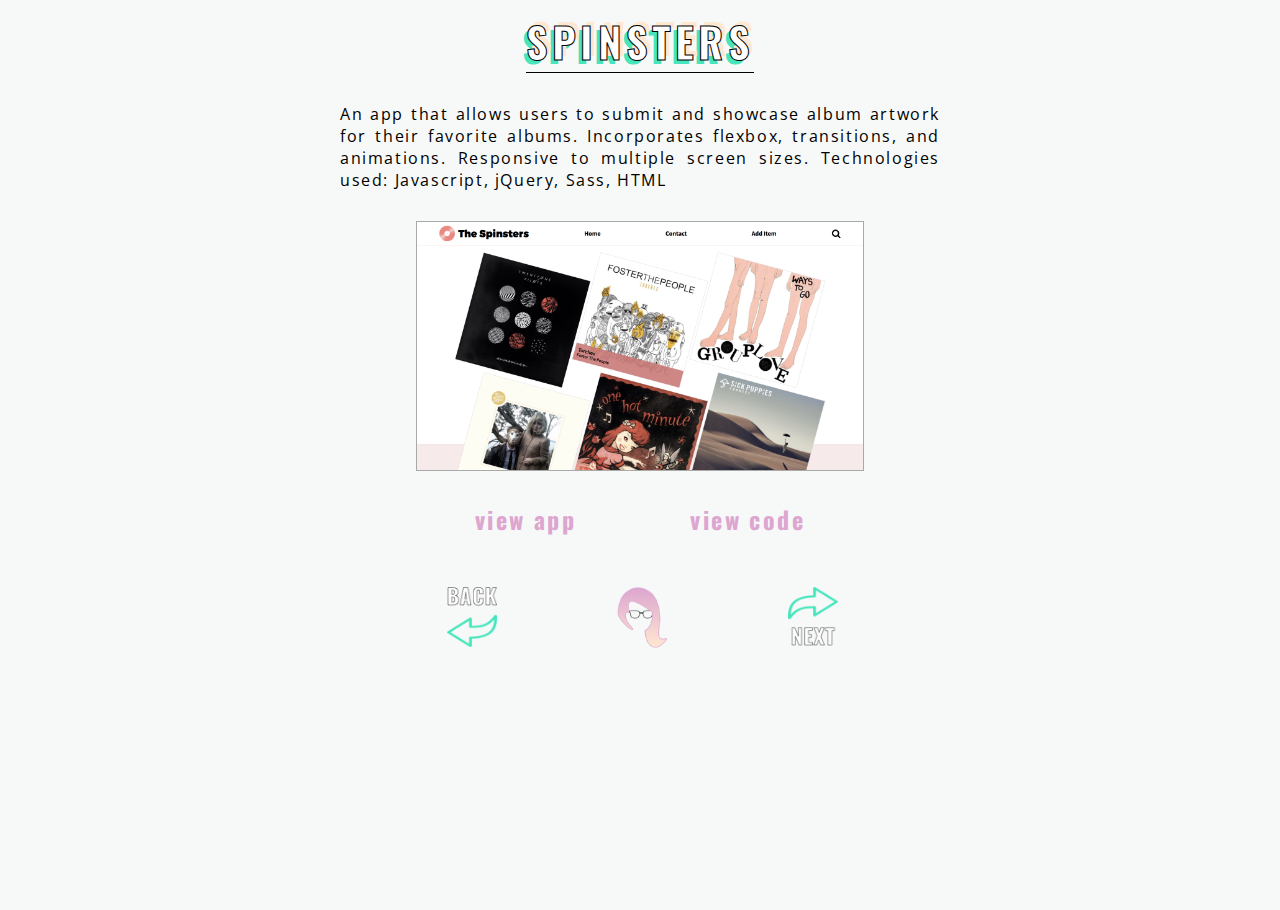
<file: spinsters.html>
<!DOCTYPE html>
<html>
  <head>
    <meta charset="utf-8" name="viewport" content="width=device-width, initial-scale=1">
    <title>Spinsters Project Summary</title>
    <link href="https://fonts.googleapis.com/css?family=Open+Sans:300,400,700|Oswald:300,400,700" rel="stylesheet">
    <link rel="stylesheet" href="css/output.css" type="text/css" />
    <script src="js/jquery-3.2.1.js"></script>
    <script src="js/scripts.js"></script>
  </head>
  <body>
    <div class="about-project">
      <h2>Spinsters</h2>
      <p>An app that allows users to submit and showcase album artwork for their favorite albums. Incorporates flexbox, transitions, and animations. Responsive to multiple screen sizes. Technologies used: Javascript, jQuery, Sass, HTML</p>
      <img class="project-image" src="img/portfolio-4.png" alt="photo of spinsters app">
      <div class="project-info">
        <div class="project-links">
          <ul>
            <!-- <li><h4>home</h4></li> -->
            <li><h4><a href="http://rawgit.com/kristendynamite/album-art-showcase/master/index.html" target="_blank">view app</a></h4></li>
            <li><h4><a href="https://github.com/kristendynamite/album-art-showcase" target="_blank">view code</a></h4></li>
          </ul>
        </div>
      </div>
      <div class="arrow-icons">
        <a href="drunklandia.html"><img id="next" src="img/next-arrow.png" alt="github icon"></a>
        <a href="index.html"><img id="home" src="img/profile-icon.png" alt="profile icon"></a>
        <a href="javascript:history.back()"><img id="back" src="img/back-arrow.png" alt="linkedin icon"></a>
      </div>
    </div>
  </body>
</html>
</file>
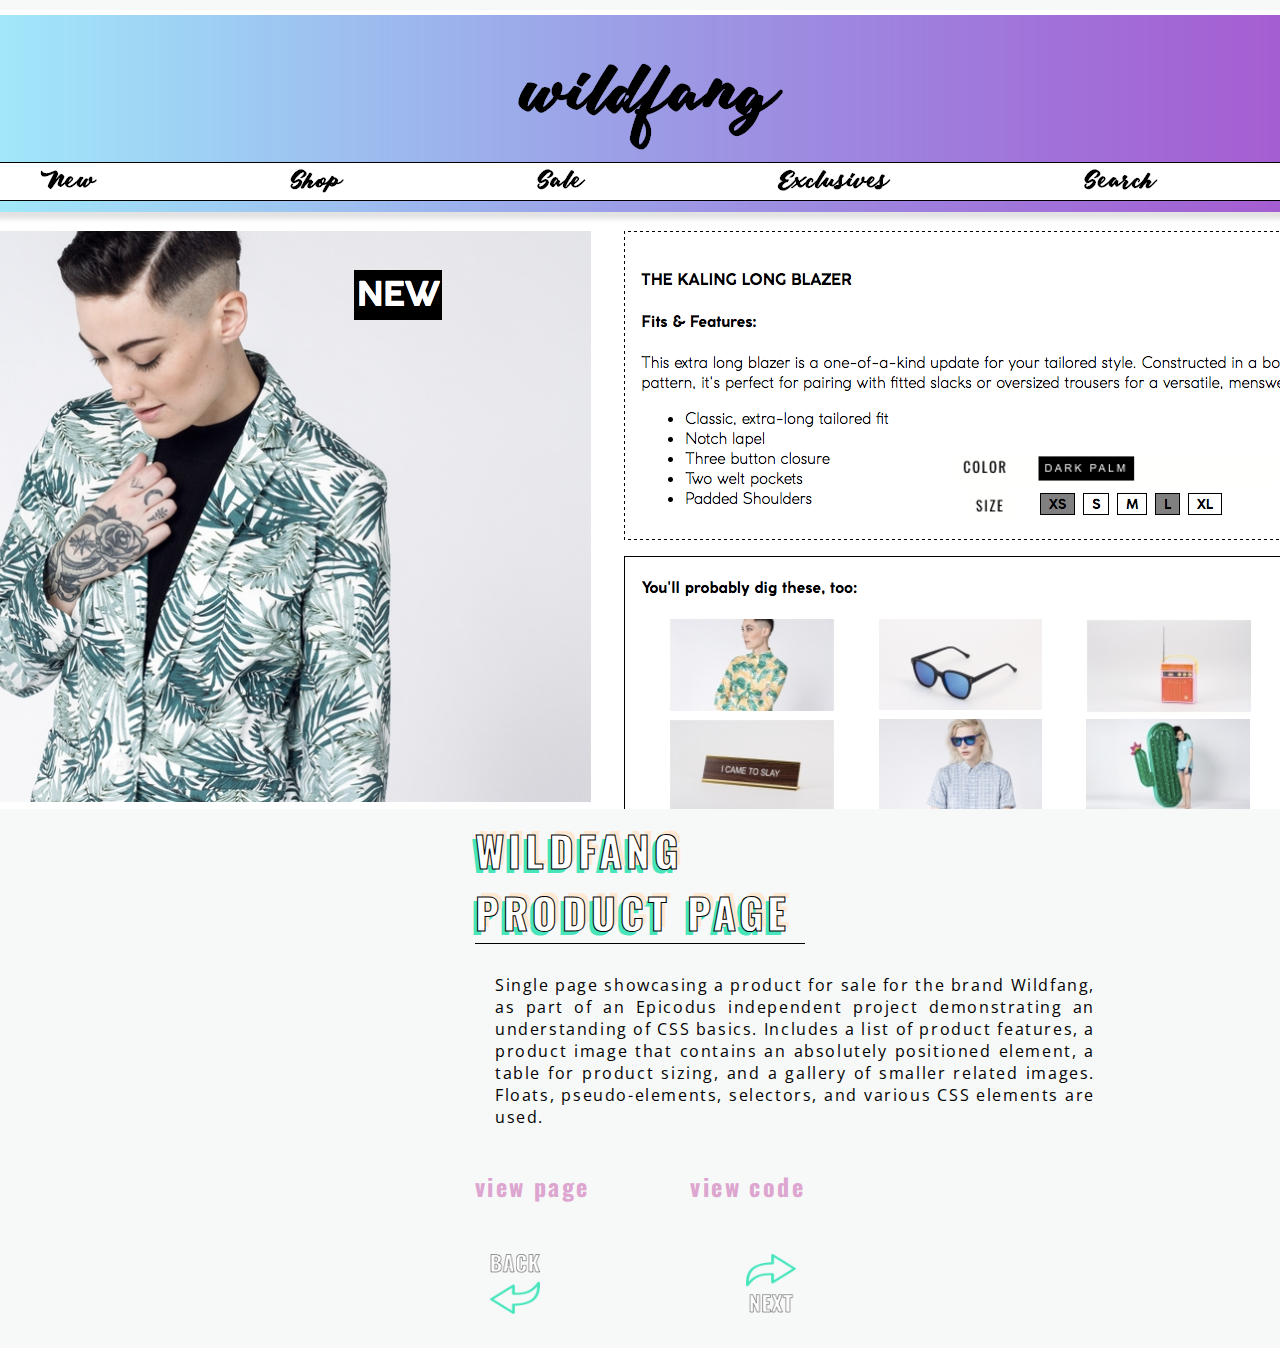
<file: wildfang.html>
<!DOCTYPE html>
<html>
  <head>
    <meta charset="utf-8" name="viewport" content="width=device-width, initial-scale=1">
    <title>Wildfang Project Summary</title>
    <link href="https://fonts.googleapis.com/css?family=Open+Sans:300,400,700|Oswald:300,400,700" rel="stylesheet">
    <link rel="stylesheet" href="css/output.css" type="text/css" />
    <script src="js/jquery-3.2.1.js"></script>
    <script src="js/scripts.js"></script>
  </head>
  <body>
    <div class="about-project">
      <img id="project-image" src="img/portfolio-5.png" alt="photo of drunklandia app">
      <div class="project-info">
        <h2>Wildfang Product Page</h2>
        <p>Single page showcasing a product for sale for the brand Wildfang, as part of an Epicodus independent project demonstrating an understanding of CSS basics. Includes a list of product features, a product image that contains an absolutely positioned element, a table for product sizing, and a gallery of smaller related images. Floats, pseudo-elements, selectors, and various CSS elements are used.</p>
        <div class="project-links">
          <ul>
            <!-- <li><h4>home</h4></li> -->
            <li><h4><a href="https://kristendynamite.github.io/independent-project-wildfang/" target="_blank">view page</a></h4></li>
            <li><h4><a href="https://github.com/kristendynamite/independent-project-wildfang" target="_blank">view code</a></h4></li>
          </ul>
        </div>
      </div>
      <div class="arrow-icons">
        <a href="givemo.html"><img id="next" src="img/next-arrow.png" alt="github icon"></a>
        <a href="javascript:history.back()"><img id="back" src="img/back-arrow.png" alt="linkedin icon"></a>
      </div>
    </div>
  </body>
</html>
</file>
<file: css/output.css>
* {
  margin: 0;
  padding: 0;
  box-sizing: border-box; }
  *:after {
    box-sizing: border-box; }
  *:before {
    box-sizing: border-box; }

html, body, .container {
  height: 100%;
  background-color: #f7f9f8; }

@font-face {
  font-family: 'Red Moon Rising';
  src: url("../fonts/Red-Moon-Rising-3.0tf"); }
h1, h2, h3, h4, h5 {
  font-family: "Oswald", sans-serif; }

p, li {
  font-family: "Open Sans", sans-serif; }

.about {
  margin: 0 auto;
  display: flex;
  flex-direction: column;
  justify-content: space-around;
  align-items: center;
  height: auto; }
  @media screen and (min-width: 992px) {
    .about {
      flex-direction: row;
      height: 100vh;
      margin-bottom: 50px; } }
  .about .profile-image {
    position: relative;
    border: none; }
    @media screen and (min-width: 992px) {
      .about .profile-image {
        width: 450px;
        height: 450px;
        margin-left: 50px;
        border-top: 1px solid black;
        border-left: 1px solid black; } }
    .about .profile-image img {
      position: relative;
      width: 400px;
      left: 0;
      top: 0; }
      @media screen and (min-width: 992px) {
        .about .profile-image img {
          left: 40px;
          top: 40px; } }

.about-info {
  width: 350px;
  padding: 10px; }
  .about-info h2 {
    border-bottom: solid 1px black;
    text-transform: uppercase;
    color: white;
    -webkit-text-stroke: 1px black;
    -webkit-text-fill-color: white;
    letter-spacing: .1em;
    font-size: 42px;
    text-transform: uppercase;
    letter-spacing: .1em;
    text-shadow: 4px -4px 0 #ffe8d1, -4px 4px 0 #47e5bc; }
    .about-info h2:hover {
      text-shadow: 4px -4px 0 #ffe8d1, -4px 4px 0 #47e5bc; }
  .about-info .links {
    margin: 0 auto; }
    .about-info .links ul {
      list-style: none;
      display: flex;
      align-items: flex-start;
      justify-content: center;
      justify-content: space-between;
      flex-direction: row; }
      .about-info .links ul li {
        font-size: 24px;
        display: inline-block;
        margin: 10px 0;
        letter-spacing: .1em;
        color: #dda6d0;
        position: relative;
        cursor: pointer;
        transition: background-color 1s; }
        .about-info .links ul li::before, .about-info .links ul li::after {
          position: absolute;
          opacity: 0;
          width: 0%;
          height: 1px;
          content: '';
          background: black;
          transition: all 0.5s; }
        .about-info .links ul li::before {
          left: 0px;
          top: 2px; }
        .about-info .links ul li::after {
          right: 0px;
          bottom: -4px; }
        .about-info .links ul li:hover::before, .about-info .links ul li:hover::after {
          opacity: 1;
          width: 100%; }
      .about-info .links ul a {
        text-decoration: none;
        color: inherit; }
  .about-info p {
    margin-top: 30px;
    text-align: justify;
    letter-spacing: .1em; }
    .about-info p #intro {
      font-weight: bold;
      font-size: 18px; }

.social-icons {
  width: 350px;
  display: flex;
  flex-direction: row;
  justify-content: center;
  justify-content: space-around;
  align-items: center; }
  @media screen and (min-width: 992px) {
    .social-icons {
      flex-direction: column;
      padding: 10px 0;
      width: auto; } }
  .social-icons img {
    height: 50px;
    width: auto;
    margin: 20px 10px; }
    @media screen and (min-width: 992px) {
      .social-icons img {
        transition: 1s ease-out; }
        .social-icons img:hover {
          transform: rotate(45deg); } }

.work {
  display: flex;
  flex-direction: column;
  position: relative;
  background-image: url(../img/sands.jpg);
  background-repeat: no-repeat;
  background-position: center;
  background-size: cover;
  background-attachment: fixed;
  padding-top: 50px;
  padding-bottom: 50px;
  color: #35363a; }
  .work h2 {
    align-self: center;
    margin: 0 auto;
    text-align: center;
    font-size: 42px;
    text-transform: uppercase;
    color: white;
    -webkit-text-stroke: 1px black;
    -webkit-text-fill-color: white;
    letter-spacing: .1em; }
    .work h2:hover {
      text-shadow: 4px -4px 0 #ffe8d1, -4px 4px 0 #47e5bc; }
    .work h2 a {
      text-decoration: none;
      color: inherit;
      -webkit-text-stroke: 1px black;
      -webkit-text-fill-color: white; }

.cards {
  width: 80%;
  margin: 30px auto 0;
  display: grid;
  grid-template-columns: 1fr;
  grid-gap: 15px 70px;
  justify-items: center;
  align-content: stretch; }
  .cards .card {
    margin-top: 30px;
    padding: 10px;
    background: rgba(255, 232, 209, 0.5);
    border: 1px solid #ffe8d1;
    position: relative; }
    .cards .card .card-image {
      width: 100%;
      height: 100%; }
      .cards .card .card-image img {
        width: 100%;
        height: 100%;
        display: block; }
    .cards .card .card-info {
      display: none;
      align-items: center;
      justify-content: center;
      position: absolute;
      top: 0%;
      left: 0%;
      height: 100%;
      width: 100%;
      background: linear-gradient(to bottom, #ffe8d1, #dda6d0);
      opacity: 0;
      transition: opacity .3s ease-in; }
      .cards .card .card-info:hover {
        opacity: 0.8; }
      .cards .card .card-info p {
        font-size: 30px;
        font-weight: bolder;
        padding: 10px; }
      .cards .card .card-info a {
        text-decoration: none;
        color: inherit; }

@media screen and (min-width: 768px) {
  .cards {
    grid-template-columns: 1fr 1fr;
    grid-template-rows: auto auto auto; }
    .cards .card .card-info {
      display: flex; } }
.contact {
  background-color: #ffe8d1;
  height: 100vh;
  padding-top: 50px;
  padding-bottom: 50px;
  display: flex;
  flex-direction: column;
  align-items: center;
  justify-content: center; }
  .contact .form {
    background-color: #f7f9f8;
    border: solid 1px black;
    display: grid;
    justify-content: center;
    width: 300px;
    padding: 20px; }
    .contact .form h1 {
      text-transform: uppercase;
      color: white;
      -webkit-text-stroke: 1px black;
      -webkit-text-fill-color: white;
      letter-spacing: .1em;
      font-size: 42px;
      margin-bottom: 20px;
      text-shadow: 4px -4px 0 #ffe8d1, -4px 4px 0 #47e5bc; }
      .contact .form h1:hover {
        text-shadow: 4px -4px 0 #ffe8d1, -4px 4px 0 #47e5bc; }
    .contact .form input, .contact .form textarea {
      padding-top: 5px;
      margin-bottom: 20px;
      width: 100%;
      font-size: 20px;
      font-weight: lighter;
      border: none;
      font-family: "Open Sans", sans-serif;
      border-bottom: 1px solid #35363a; }
    .contact .form button {
      font-family: "Oswald", sans-serif;
      font-size: 20px;
      text-transform: uppercase;
      background: #ffe8d1;
      padding: 10px;
      border: 1px solid black;
      cursor: pointer;
      transition: background-color 1s ease; }
      .contact .form button:hover {
        background-color: #47e5bc; }

@media screen and (min-width: 768px) {
  .contact .form {
    width: 40%; }
    .contact .form input, .contact .form text-area {
      width: 100%; } }
.about-project {
  margin: 10px auto 50px auto;
  display: flex;
  flex-direction: column;
  justify-content: space-around;
  align-items: center;
  height: auto; }
  .about-project h2 {
    border-bottom: solid 1px black;
    text-transform: uppercase;
    color: white;
    -webkit-text-stroke: 1px black;
    -webkit-text-fill-color: white;
    letter-spacing: .1em;
    font-size: 42px;
    text-transform: uppercase;
    letter-spacing: .1em;
    text-align: center;
    text-shadow: 4px -4px 0 #ffe8d1, -4px 4px 0 #47e5bc; }
    .about-project h2:hover {
      text-shadow: 4px -4px 0 #ffe8d1, -4px 4px 0 #47e5bc; }
    @media screen and (min-width: 992px) {
      .about-project h2 {
        text-align: left; } }
  .about-project p {
    margin: 30px 20px;
    text-align: center;
    letter-spacing: .1em;
    text-align: justify; }
    @media screen and (min-width: 768px) {
      .about-project p {
        width: 600px; } }
  .about-project h3 {
    margin-top: 10px;
    text-transform: uppercase;
    color: white;
    -webkit-text-stroke: 1px black;
    -webkit-text-fill-color: white;
    letter-spacing: .1em;
    font-size: 30px;
    border-bottom: solid 1px black; }
  .about-project .project-image {
    border: 1px solid darkgrey;
    width: 400px;
    min-width: 350px;
    margin-bottom: 10px; }
    @media screen and (min-width: 992px) {
      .about-project .project-image {
        width: 35%; } }
  .about-project #mama-vector {
    width: 300px;
    margin: 30px; }

.project-info {
  width: 350px;
  padding: 10px; }
  .project-info h4 {
    text-align: center;
    color: #dda6d0; }
  .project-info a {
    font-size: 24px;
    text-decoration: none;
    color: inherit; }
  .project-info h3 {
    text-transform: uppercase; }
  .project-info .project-links {
    margin: 0 auto; }
    .project-info .project-links ul {
      list-style: none;
      display: flex;
      align-items: flex-start;
      justify-content: center;
      justify-content: space-between;
      flex-direction: row; }
      .project-info .project-links ul li {
        font-size: 24px;
        display: inline-block;
        margin: 10px 0;
        letter-spacing: .1em;
        color: #dda6d0;
        position: relative;
        cursor: pointer;
        transition: background-color 1s; }
        .project-info .project-links ul li::before, .project-info .project-links ul li::after {
          position: absolute;
          opacity: 0;
          width: 0%;
          height: 1px;
          content: '';
          background: black;
          transition: all 0.5s; }
        .project-info .project-links ul li::before {
          left: 0px;
          top: 2px; }
        .project-info .project-links ul li::after {
          right: 0px;
          bottom: -4px; }
        .project-info .project-links ul li:hover::before, .project-info .project-links ul li:hover::after {
          opacity: 1;
          width: 100%; }
      .project-info .project-links ul a {
        text-decoration: none;
        color: inherit; }

.arrow-icons {
  width: 40%;
  display: flex;
  flex-direction: row-reverse;
  justify-content: space-around; }
  .arrow-icons > * {
    padding-left: 15px; }
  .arrow-icons > * {
    padding-right: 10px; }
  @media screen and (min-width: 992px) {
    .arrow-icons {
      padding: 10px 0; } }
  .arrow-icons img {
    width: 50px;
    margin: 20px 0; }
  @media screen and (min-width: 992px) {
    .arrow-icons #next {
      transition: 2s ease-out; }
      .arrow-icons #next:hover {
        transform: rotate(20deg); } }
  @media screen and (min-width: 992px) {
    .arrow-icons #home {
      transition: 1s ease-in; }
      .arrow-icons #home:hover {
        transform: rotate(360deg); } }
  @media screen and (min-width: 992px) {
    .arrow-icons #back {
      transition: 2s ease-out; }
      .arrow-icons #back:hover {
        transform: rotate(-20deg); } }

.process {
  display: flex;
  flex-direction: column;
  justify-content: center;
  align-items: center; }
  .process p {
    width: 400px; }
    @media screen and (min-width: 992px) {
      .process p {
        width: 40%; } }
  .process img {
    width: 400px;
    border: 1px solid darkgrey; }
    @media screen and (min-width: 992px) {
      .process img {
        width: 40%; } }

.user-stories {
  display: flex;
  flex-direction: column;
  justify-content: space-around;
  align-items: center; }
  @media screen and (min-width: 768px) {
    .user-stories {
      flex-direction: row; } }
  .user-stories img {
    width: 40%;
    border: 1px solid black; }

/*# sourceMappingURL=output.css.map */
</file>
